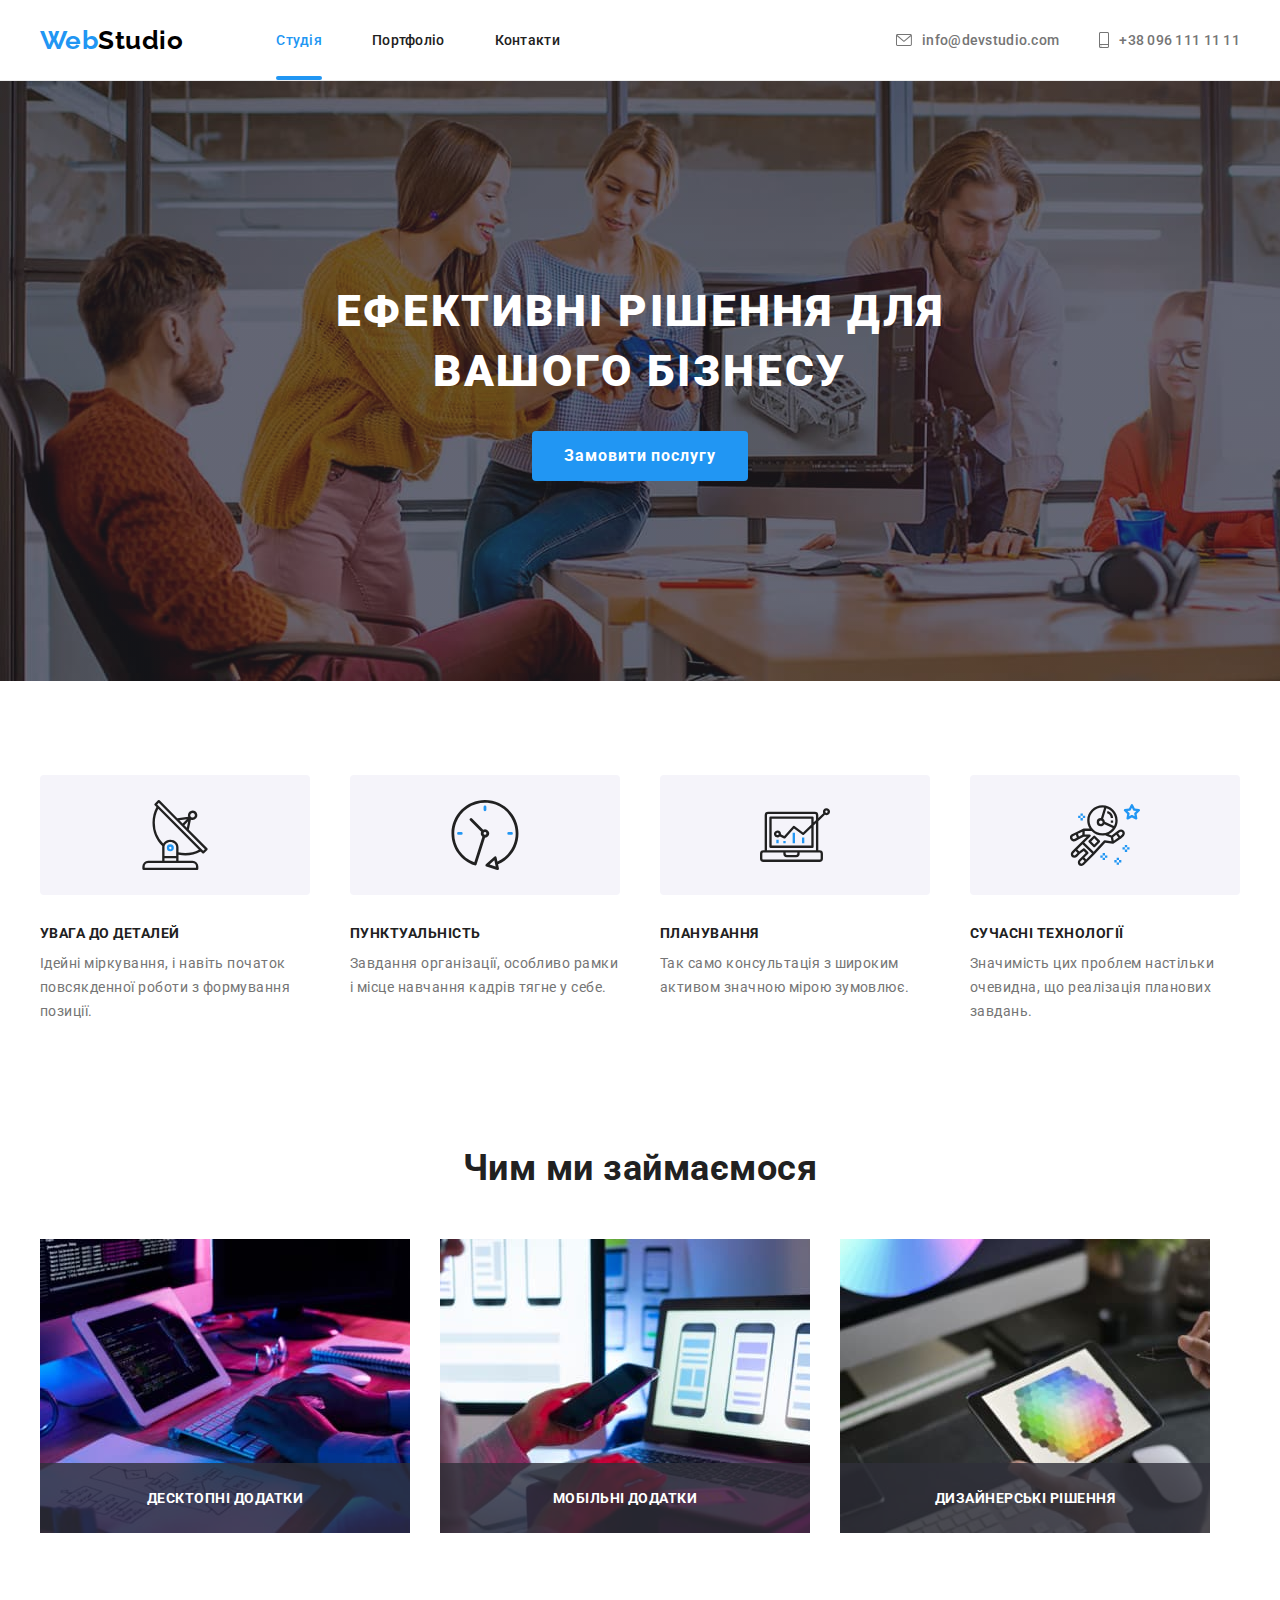
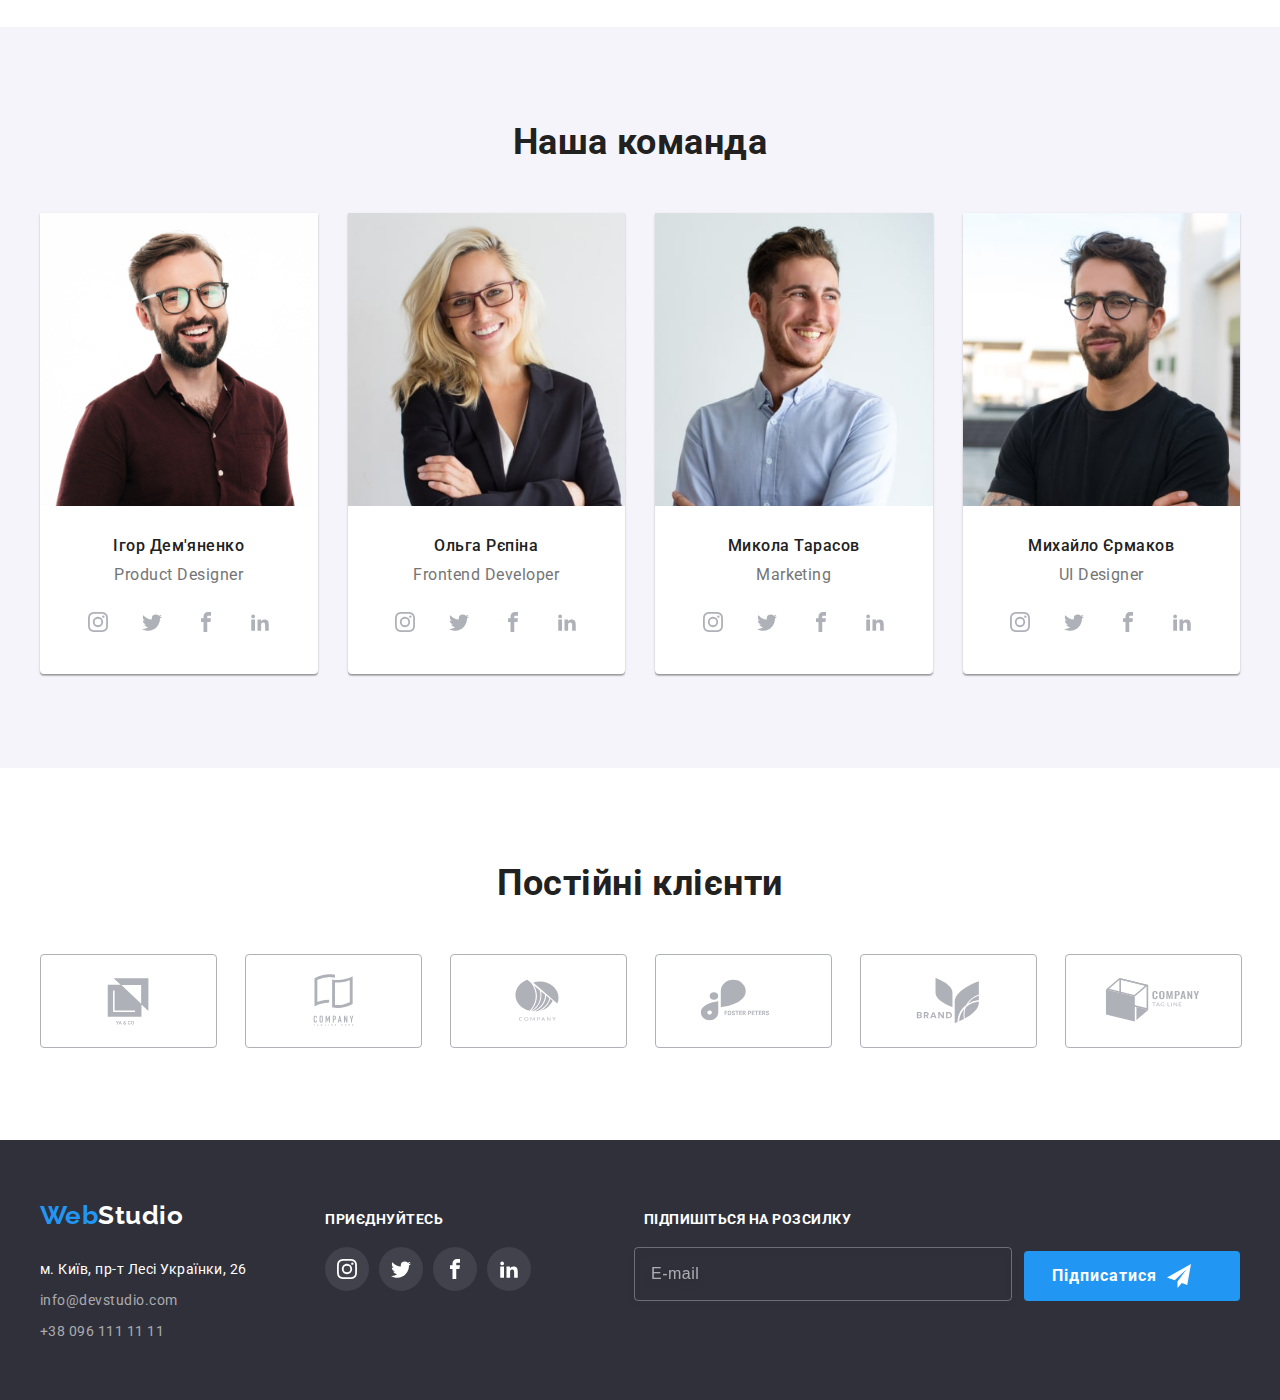
<file: index.html>
<!DOCTYPE html>
<html lang="uk">
  <head>
    <meta charset="UTF-8" />
    <meta http-equiv="X-UA-Compatible" content="IE=edge" />
    <meta name="viewport" content="width=device-width, initial-scale=1.0" />
    <title>Студія</title>
    <link rel="preconnect" href="https://fonts.googleapis.com" />
    <link rel="preconnect" href="https://fonts.gstatic.com" crossorigin />
    <link
      href="https://fonts.googleapis.com/css2?family=Raleway:wght@700&family=Roboto:wght@400;500;700;900&display=swap"
      rel="stylesheet"
    />
    <link
      rel="stylesheet"
      href="https://cdnjs.cloudflare.com/ajax/libs/modern-normalize/1.1.0/modern-normalize.min.css"
      integrity="sha512-wpPYUAdjBVSE4KJnH1VR1HeZfpl1ub8YT/NKx4PuQ5NmX2tKuGu6U/JRp5y+Y8XG2tV+wKQpNHVUX03MfMFn9Q=="
      crossorigin="anonymous"
      referrerpolicy="no-referrer"
    />
    <link rel="stylesheet" href="./css/main.min.css" />
  </head>

  <body>
    <header class="page-header">
      <div class="container page-header__nav">
        <a
          href="./index.html"
          class="logo page-header__logo"
          target="_blank"
          rel="noreferrer noopener"
        >
          <span class="logo__web">Web</span>Studio
        </a>
        <nav class="site-nav">
          <ul class="site-nav__list">
            <li class="site-nav__item">
              <a
                href="./index.html"
                class="site-nav__link site-nav__link--current"
                target="_blank"
                rel="noreferrer noopener"
                >Студія</a
              >
            </li>
            <li class="site-nav__item">
              <a
                href="./portfolio.html"
                class="site-nav__link"
                target="_blank"
                rel="noreferrer noopener"
                >Портфоліо</a
              >
            </li>
            <li class="site-nav__item">
              <a href="#" class="site-nav__link" target="_blank" rel="noreferrer noopener"
                >Контакти</a
              >
            </li>
          </ul>
        </nav>

        <ul class="contacts">
          <li class="contacts__item">
            <a
              href="mailto:info@devstudio.com"
              class="contacts__link"
              target="_blank"
              rel="noreferrer noopener"
            >
              <svg class="contacts__icon envelope" width="16" height="12">
                <use href="./images/icons.svg#icon-envelope"></use>
              </svg>
              info@devstudio.com
            </a>
          </li>
          <li class="contacts__item">
            <a
              href="tel:+380961111111"
              class="contacts__link"
              target="_blank"
              rel="noreferrer noopener"
            >
              <svg class="contacts__icon telephone" width="10" height="16">
                <use href="./images/icons.svg#icon-smartphone"></use>
              </svg>
              +38 096 111 11 11
            </a>
          </li>
        </ul>

        <button class="menu-toggle js-open-menu" aria-expanded="false" aria-controls="mobile-menu">
          <svg width="40" height="40" aria-label="Перемикач мобільного меню">
            <use class="menu-toggle__icon" href="./images/icons.svg#icon-menu"></use>
          </svg>
        </button>
      </div>
    </header>

    <main>
      <section class="hero">
        <div class="container hero-container">
          <h1 class="hero__title">Ефективні рішення для вашого бізнесу</h1>
          <button type="button" class="btn" data-modal-open>Замовити послугу</button>
        </div>
      </section>

      <section class="section features-section">
        <div class="container">
          <h2 class="section__title visually-hidden">Переваги</h2>
          <ul class="features">
            <li class="features__item">
              <div class="features__box">
                <svg class="features__icon" width="70" height="70">
                  <use href="./images/icons.svg#icon-antenna"></use>
                </svg>
              </div>
              <h3 class="features__title">Увага до деталей</h3>
              <p class="features__text">
                Ідейні міркування, і навіть початок повсякденної роботи з формування позиції.
              </p>
            </li>
            <li class="features__item">
              <div class="features__box">
                <svg class="features__icon" width="70" height="70">
                  <use href="./images/icons.svg#icon-clock"></use>
                </svg>
              </div>
              <h3 class="features__title">Пунктуальність</h3>
              <p class="features__text">
                Завдання організації, особливо рамки і місце навчання кадрів тягне у себе.
              </p>
            </li>
            <li class="features__item">
              <div class="features__box">
                <svg class="features__icon" width="70" height="70">
                  <use href="./images/icons.svg#icon-diagram"></use>
                </svg>
              </div>
              <h3 class="features__title">Планування</h3>
              <p class="features__text">
                Так само консультація з широким активом значною мірою зумовлює.
              </p>
            </li>
            <li class="features__item">
              <div class="features__box">
                <svg class="features__icon" width="70" height="70">
                  <use href="./images/icons.svg#icon-astronaut"></use>
                </svg>
              </div>
              <h3 class="features__title">Сучасні технології</h3>
              <p class="features__text">
                Значимість цих проблем настільки очевидна, що реалізація планових завдань.
              </p>
            </li>
          </ul>
        </div>
      </section>

      <section class="section our-work-section">
        <div class="container">
          <h2 class="section__title">Чим ми займаємося</h2>
          <ul class="our-work">
            <li class="our-work__item">
              <img
                srcset="./images/work1.jpg 1x, ./images/work1@2x.jpg 2x, ./images/work1@3x.jpg 3x"
                src="./images/work1.jpg"
                alt="Написання коду"
                width="370"
                height="294"
              />
              <div class="our-work__description">
                <p class="our-work__title">Десктопні додатки</p>
              </div>
            </li>
            <li class="our-work__item">
              <img
                srcset="./images/work2.jpg 1x, ./images/work2@2x.jpg 2x, ./images/work2@3x.jpg 3x"
                src="./images/work2.jpg"
                alt="Створення дизайну"
                width="370"
                height="294"
              />
              <div class="our-work__description">
                <p class="our-work__title">Мобільні додатки</p>
              </div>
            </li>
            <li class="our-work__item">
              <img
                srcset="./images/work3.jpg 1x, ./images/work3@2x.jpg 2x, ./images/work3@3x.jpg 3x"
                src="./images/work3.jpg"
                alt="Вибір кольорів"
                width="370"
                height="294"
              />
              <div class="our-work__description">
                <p class="our-work__title">Дизайнерські рішення</p>
              </div>
            </li>
          </ul>
        </div>
      </section>

      <section class="section team-section">
        <div class="container">
          <h2 class="section__title">Наша команда</h2>
          <ul class="workers">
            <li class="workers__item">
              <picture>
                <source
                  srcset="
                    ./images/igor-mob.jpg    1x,
                    ./images/igor-mob@2x.jpg 2x,
                    ./images/igor-mob@3x.jpg 3x
                  "
                  media="(max-width: 767px)"
                />
                <source
                  srcset="
                    ./images/igor-tab.jpg    1x,
                    ./images/igor-tab@2x.jpg 2x,
                    ./images/igor-tab@3x.jpg 3x
                  "
                  media="(min-width: 768px)"
                />
                <source
                  srcset="./images/igor.jpg 1x, ./images/igor@2x.jpg 2x, ./images/igor@3x.jpg 3x"
                  media="(min-width: 1200px)"
                />
                <img
                  class="workers__img"
                  src="./images/igor-mob.jpg"
                  alt="Перший працівник посміхається"
                  width="270"
                  height="260"
                />
              </picture>

              <div class="workers__information">
                <h3 class="workers__title">Ігор Дем'яненко</h3>
                <p class="workers__position">Product Designer</p>
                <ul class="socials">
                  <li class="socials__item">
                    <a class="socials__link" href="#" target="_blank" rel="noreferrer noopener">
                      <svg class="socials__icon" width="20" height="20">
                        <use href="./images/icons.svg#icon-instagram"></use>
                      </svg>
                    </a>
                  </li>
                  <li class="socials__item">
                    <a class="socials__link" href="#" target="_blank" rel="noreferrer noopener">
                      <svg class="socials__icon" width="20" height="20">
                        <use href="./images/icons.svg#icon-twitter"></use>
                      </svg>
                    </a>
                  </li>
                  <li class="socials__item">
                    <a class="socials__link" href="#" target="_blank" rel="noreferrer noopener">
                      <svg class="socials__icon" width="20" height="20">
                        <use href="./images/icons.svg#icon-facebook"></use>
                      </svg>
                    </a>
                  </li>
                  <li class="socials__item">
                    <a class="socials__link" href="#" target="_blank" rel="noreferrer noopener">
                      <svg class="socials__icon" width="20" height="20">
                        <use href="./images/icons.svg#icon-linkedin"></use>
                      </svg>
                    </a>
                  </li>
                </ul>
              </div>
            </li>
            <li class="workers__item">
              <picture>
                <source
                  srcset="
                    ./images/olga-mob.jpg    1x,
                    ./images/olga-mob@2x.jpg 2x,
                    ./images/olga-mob@3x.jpg 3x
                  "
                  media="(max-width: 767px)"
                />
                <source
                  srcset="
                    ./images/olga-tab.jpg    1x,
                    ./images/olga-tab@2x.jpg 2x,
                    ./images/olga-tab@3x.jpg 3x
                  "
                  media="(min-width: 768px)"
                />
                <source
                  srcset="./images/olga.jpg 1x, ./images/olga@2x.jpg 2x, ./images/olga@3x.jpg 3x"
                  media="(min-width: 1200px)"
                />
                <img
                  class="workers__img"
                  src="./images/olga-mob.jpg"
                  alt="Другий працівник посміхається"
                  width="270"
                  height="260"
                />
              </picture>

              <div class="workers__information">
                <h3 class="workers__title">Ольга Рєпіна</h3>
                <p class="workers__position">Frontend Developer</p>
                <ul class="socials">
                  <li class="socials__item">
                    <a class="socials__link" href="#" target="_blank" rel="noreferrer noopener">
                      <svg class="socials__icon" width="20" height="20">
                        <use href="./images/icons.svg#icon-instagram"></use>
                      </svg>
                    </a>
                  </li>
                  <li class="socials__item">
                    <a class="socials__link" href="#" target="_blank" rel="noreferrer noopener">
                      <svg class="socials__icon" width="20" height="20">
                        <use href="./images/icons.svg#icon-twitter"></use>
                      </svg>
                    </a>
                  </li>
                  <li class="socials__item">
                    <a class="socials__link" href="#" target="_blank" rel="noreferrer noopener">
                      <svg class="socials__icon" width="20" height="20">
                        <use href="./images/icons.svg#icon-facebook"></use>
                      </svg>
                    </a>
                  </li>
                  <li class="socials__item">
                    <a class="socials__link" href="#" target="_blank" rel="noreferrer noopener">
                      <svg class="socials__icon" width="20" height="20">
                        <use href="./images/icons.svg#icon-linkedin"></use>
                      </svg>
                    </a>
                  </li>
                </ul>
              </div>
            </li>
            <li class="workers__item">
              <picture>
                <source
                  srcset="
                    ./images/mykola-mob.jpg    1x,
                    ./images/mykola-mob@2x.jpg 2x,
                    ./images/mykola-mob@3x.jpg 3x
                  "
                  media="(max-width: 767px)"
                />
                <source
                  srcset="
                    ./images/mykola-tab.jpg    1x,
                    ./images/mykola-tab@2x.jpg 2x,
                    ./images/mykola-tab@3x.jpg 3x
                  "
                  media="(min-width: 768px)"
                />
                <source
                  srcset="
                    ./images/mykola.jpg    1x,
                    ./images/mykola@2x.jpg 2x,
                    ./images/mykola@3x.jpg 3x
                  "
                  media="(min-width: 1200px)"
                />
                <img
                  class="workers__img"
                  src="./images/mykola-mob.jpg"
                  alt="Третій працівник посміхається"
                  width="270"
                  height="260"
                />
              </picture>

              <div class="workers__information">
                <h3 class="workers__title">Микола Тарасов</h3>
                <p class="workers__position">Marketing</p>
                <ul class="socials">
                  <li class="socials__item">
                    <a class="socials__link" href="#" target="_blank" rel="noreferrer noopener">
                      <svg class="socials__icon" width="20" height="20">
                        <use href="./images/icons.svg#icon-instagram"></use>
                      </svg>
                    </a>
                  </li>
                  <li class="socials__item">
                    <a class="socials__link" href="#" target="_blank" rel="noreferrer noopener">
                      <svg class="socials__icon" width="20" height="20">
                        <use href="./images/icons.svg#icon-twitter"></use>
                      </svg>
                    </a>
                  </li>
                  <li class="socials__item">
                    <a class="socials__link" href="#" target="_blank" rel="noreferrer noopener">
                      <svg class="socials__icon" width="20" height="20">
                        <use href="./images/icons.svg#icon-facebook"></use>
                      </svg>
                    </a>
                  </li>
                  <li class="socials__item">
                    <a class="socials__link" href="#" target="_blank" rel="noreferrer noopener">
                      <svg class="socials__icon" width="20" height="20">
                        <use href="./images/icons.svg#icon-linkedin"></use>
                      </svg>
                    </a>
                  </li>
                </ul>
              </div>
            </li>

            <li class="workers__item">
              <picture>
                <source
                  srcset="
                    ./images/mykhailo-mob.jpg    1x,
                    ./images/mykhailo-mob@2x.jpg 2x,
                    ./images/mykhailo-mob@3x.jpg 3x
                  "
                  media="(max-width: 767px)"
                />
                <source
                  srcset="
                    ./images/mykhailo-tab.jpg    1x,
                    ./images/mykhailo-tab@2x.jpg 2x,
                    ./images/mykhailo-tab@3x.jpg 3x
                  "
                  media="(min-width: 768px)"
                />
                <source
                  srcset="
                    ./images/mykhailo.jpg    1x,
                    ./images/mykhailo@2x.jpg 2x,
                    ./images/mykhailo@3x.jpg 3x
                  "
                  media="(min-width: 1200px)"
                />
                <img
                  class="workers__img"
                  src="./images/mykhailo-mob.jpg"
                  alt="Четвертий працівник посміхається"
                  width="270"
                  height="260"
                />
              </picture>

              <div class="workers__information">
                <h3 class="workers__title">Михайло Єрмаков</h3>
                <p class="workers__position">UI Designer</p>
                <ul class="socials">
                  <li class="socials__item">
                    <a class="socials__link" href="#" target="_blank" rel="noreferrer noopener">
                      <svg class="socials__icon" width="20" height="20">
                        <use href="./images/icons.svg#icon-instagram"></use>
                      </svg>
                    </a>
                  </li>
                  <li class="socials__item">
                    <a class="socials__link" href="#" target="_blank" rel="noreferrer noopener">
                      <svg class="socials__icon" width="20" height="20">
                        <use href="./images/icons.svg#icon-twitter"></use>
                      </svg>
                    </a>
                  </li>
                  <li class="socials__item">
                    <a class="socials__link" href="#" target="_blank" rel="noreferrer noopener">
                      <svg class="socials__icon" width="20" height="20">
                        <use href="./images/icons.svg#icon-facebook"></use>
                      </svg>
                    </a>
                  </li>
                  <li class="socials__item">
                    <a class="socials__link" href="#" target="_blank" rel="noreferrer noopener">
                      <svg class="socials__icon" width="20" height="20">
                        <use href="./images/icons.svg#icon-linkedin"></use>
                      </svg>
                    </a>
                  </li>
                </ul>
              </div>
            </li>
          </ul>
        </div>
      </section>

      <section class="section">
        <div class="container">
          <h2 class="section__title">Постійні клієнти</h2>
          <ul class="clients__list">
            <li class="clients__item">
              <a class="clients__link" href="#" target="_blank" rel="noreferrer noopener">
                <svg class="clients__icon" width="106" height="60">
                  <use href="./images/icons.svg#icon-yaco"></use>
                </svg>
              </a>
            </li>
            <li class="clients__item">
              <a class="clients__link" href="#" target="_blank" rel="noreferrer noopener">
                <svg class="clients__icon" width="106" height="60">
                  <use href="./images/icons.svg#icon-tagline"></use>
                </svg>
              </a>
            </li>
            <li class="clients__item">
              <a class="clients__link" href="#" target="_blank" rel="noreferrer noopener">
                <svg class="clients__icon" width="106" height="60">
                  <use href="./images/icons.svg#icon-company"></use>
                </svg>
              </a>
            </li>
            <li class="clients__item">
              <a class="clients__link" href="#" target="_blank" rel="noreferrer noopener">
                <svg class="clients__icon" width="106" height="60">
                  <use href="./images/icons.svg#icon-foster"></use>
                </svg>
              </a>
            </li>
            <li class="clients__item">
              <a class="clients__link" href="#" target="_blank" rel="noreferrer noopener">
                <svg class="clients__icon" width="106" height="60">
                  <use href="./images/icons.svg#icon-brand"></use>
                </svg>
              </a>
            </li>
            <li class="clients__item">
              <a class="clients__link" href="#" target="_blank" rel="noreferrer noopener">
                <svg class="clients__icon" width="106" height="60">
                  <use href="./images/icons.svg#icon-tag-line"></use>
                </svg>
              </a>
            </li>
          </ul>
        </div>
      </section>
    </main>

    <footer class="page-footer">
      <div class="container footer-container">
        <div class="address-block">
          <a
            href="./index.html"
            class="logo page-footer__logo"
            target="_blank"
            rel="noreferrer noopener"
          >
            <span class="logo__web">Web</span>Studio
          </a>
          <address>
            <ul class="address-block__list">
              <li>
                <a
                  href="https://goo.gl/maps/Lt7ySkNtSUmpowmB8"
                  target="_blank"
                  rel="noreferrer noopener"
                  class="address-block__address"
                  >м. Київ, пр-т Лесі Українки, 26</a
                >
              </li>
              <li>
                <a
                  href="mailto:info@devstudio.com"
                  class="address-block__contact"
                  target="_blank"
                  rel="noreferrer noopener"
                  >info@devstudio.com</a
                >
              </li>
              <li>
                <a
                  href="tel:+380961111111"
                  class="address-block__contact"
                  target="_blank"
                  rel="noreferrer noopener"
                  >+38 096 111 11 11</a
                >
              </li>
            </ul>
          </address>
        </div>
        <div class="social-block">
          <p class="social-block__title">Приєднуйтесь</p>
          <ul class="socials-list">
            <li class="socials-list__item">
              <a class="socials-list__link" href="#" target="_blank" rel="noreferrer noopener">
                <svg class="socials-list__icon" width="20" height="20">
                  <use href="./images/icons.svg#icon-instagram"></use>
                </svg>
              </a>
            </li>
            <li class="socials-list__item">
              <a class="socials-list__link" href="#" target="_blank" rel="noreferrer noopener">
                <svg class="socials-list__icon" width="20" height="20">
                  <use href="./images/icons.svg#icon-twitter"></use>
                </svg>
              </a>
            </li>
            <li class="socials-list__item">
              <a class="socials-list__link" href="#" target="_blank" rel="noreferrer noopener">
                <svg class="socials-list__icon" width="20" height="20">
                  <use href="./images/icons.svg#icon-facebook"></use>
                </svg>
              </a>
            </li>
            <li class="socials-list__item">
              <a class="socials-list__link" href="#" target="_blank" rel="noreferrer noopener">
                <svg class="socials-list__icon" width="20" height="20">
                  <use href="./images/icons.svg#icon-linkedin"></use>
                </svg>
              </a>
            </li>
          </ul>
        </div>
        <div class="sub-block">
          <form class="sub-form">
            <div class="sub-form__box">
              <label class="sub-form__title" for="subscription"> Підпишіться на розсилку </label>
              <input
                type="email"
                placeholder="E-mail"
                name="mail"
                class="sub-form__input"
                required
                id="subscription"
              />
            </div>
            <button type="submit" class="sub-form__button btn">
              Підписатися
              <svg class="sub-form__icon" width="24" height="24">
                <use href="./images/icons.svg#icon-send"></use>
              </svg>
            </button>
          </form>
        </div>
      </div>
    </footer>
    <div class="backdrop is-hidden" data-modal>
      <div class="modal">
        <p class="modal__title">Залиште свої дані, ми вам передзвонимо</p>
        <form class="order-form">
          <div class="wrap">
            <label class="order-form__label" for="name">Ім'я </label>
            <input type="text" name="name" class="order-form__input" required id="name" />
            <svg class="order-form__icon" width="18" height="18">
              <use href="./images/icons.svg#icon-person"></use>
            </svg>
          </div>

          <div class="wrap">
            <label class="order-form__label" for="tel">Телефон </label>
            <input type="tel" name="phone" class="order-form__input" required id="tel" />
            <svg class="order-form__icon" width="18" height="18">
              <use href="./images/icons.svg#icon-tel"></use>
            </svg>
          </div>

          <div class="wrap">
            <label class="order-form__label" for="mail">Пошта </label>
            <input type="email" name="mail" class="order-form__input" required id="mail" />
            <svg class="order-form__icon" width="18" height="18">
              <use href="./images/icons.svg#icon-email"></use>
            </svg>
          </div>

          <div class="wrap text-wrap">
            <label class="order-form__label" for="text">Коментар </label>
            <textarea
              name="comment"
              class="order-form__text"
              placeholder="Введіть текст"
              id="text"
            ></textarea>
          </div>

          <input
            type="checkbox"
            name="agreement"
            value="agreement"
            class="agreement"
            id="policy"
            required
          />
          <label class="agreement__label" for="policy">
            Погоджуюся з розсилкою та приймаю
            <span
              ><a href="#" class="agreement__link" target="_blank" rel="noreferrer noopener"
                >Умови договору</a
              ></span
            >
          </label>

          <button type="submit" class="agreement__button btn">Відправити</button>
        </form>

        <button type="button" class="close-button" data-modal-close>
          <svg class="close-button__icon" width="11" height="11">
            <use href="./images/icons.svg#icon-close"></use>
          </svg>
        </button>
      </div>
    </div>
    <div class="menu js-menu-container" id="mobile-menu">
      <div class="menu__container">
        <button class="menu-toggle js-close-menu">
          <svg width="40" height="40" aria-label="Кнопка закриття мобільного меню">
            <use class="menu-toggle__icon" href="./images/icons.svg#icon-menu-close"></use>
          </svg>
        </button>
        <ul class="menu-links">
          <li lass="menu-links__item">
            <a
              class="menu-links__link"
              href="./index.html"
              target="_blank"
              rel="noopener noreferrer"
              >Студія</a
            >
          </li>
          <li lass="menu-links__item">
            <a
              class="menu-links__link"
              href="./portfolio.html"
              target="_blank"
              rel="noreferrer noopener"
              >Портфоліо</a
            >
          </li>
          <li lass="menu-links__item">
            <a class="menu-links__link" href="#" target="_blank" rel="noreferrer noopener"
              >Контакти</a
            >
          </li>
        </ul>

        <ul class="menu-contacts">
          <li class="menu-contacts__item">
            <a
              href="mailto:info@devstudio.com"
              class="menu-contacts__link--address"
              target="_blank"
              rel="noreferrer noopener"
              >info@devstudio.com
            </a>
          </li>
          <li class="menu-contacts__item">
            <a
              href="tel:+380961111111"
              class="menu-contacts__link--phone-number"
              target="_blank"
              rel="noreferrer noopener"
              >+38 096 111 11 11
            </a>
          </li>
        </ul>

        <ul class="menu-socials">
          <li class="menu-socials__item">
            <a class="menu-socials__link" href="#" target="_blank" rel="noreferrer noopener"
              >Instagram</a
            >
          </li>
          <li class="menu-socials__item">
            <a class="menu-socials__link" href="#" target="_blank" rel="noreferrer noopener"
              >Twitter</a
            >
          </li>
          <li class="menu-socials__item">
            <a class="menu-socials__link" href="#" target="_blank" rel="noreferrer noopener"
              >Facebook</a
            >
          </li>
          <li class="menu-socials__item">
            <a class="menu-socials__link" href="#" target="_blank" rel="noreferrer noopener"
              >LinkedIn</a
            >
          </li>
        </ul>
      </div>
    </div>
    <script src="./js/modal.js"></script>
    <script src="./js/mobile-menu.js"></script>
  </body>
</html>
</file>
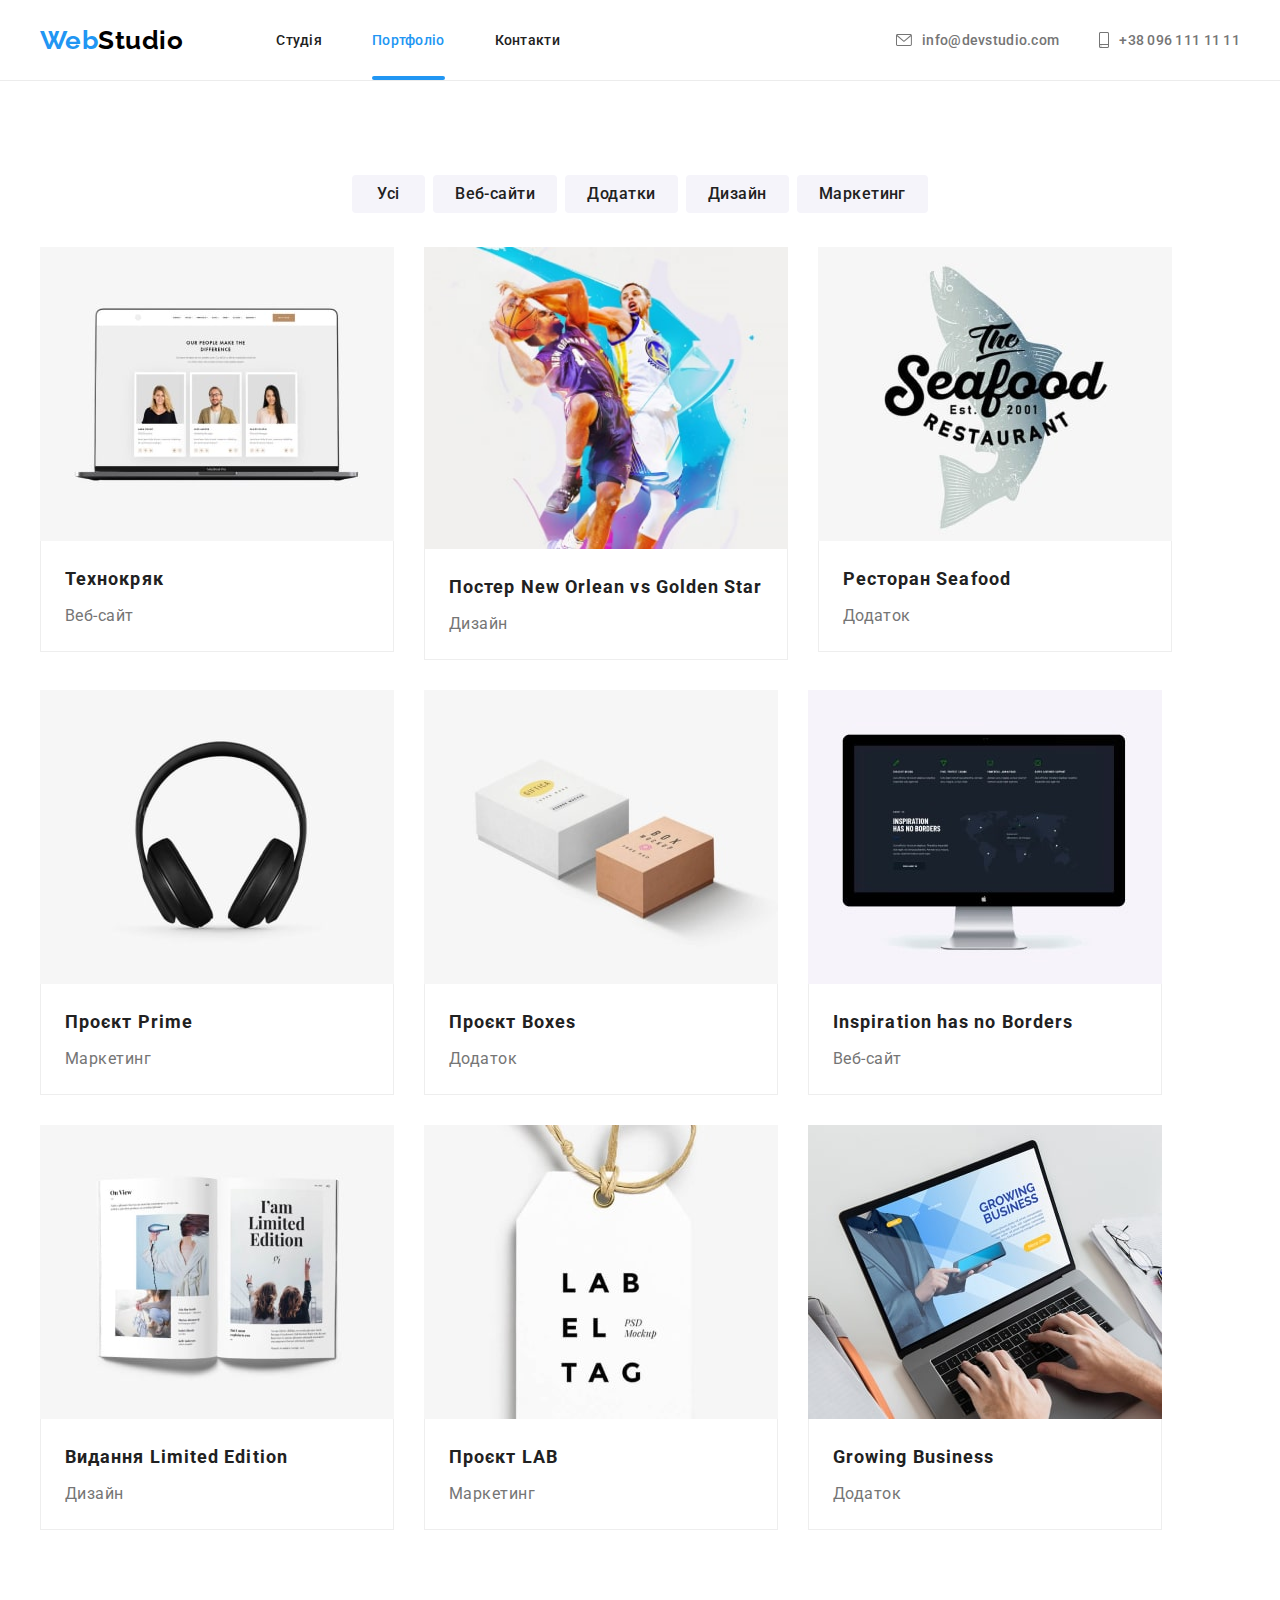
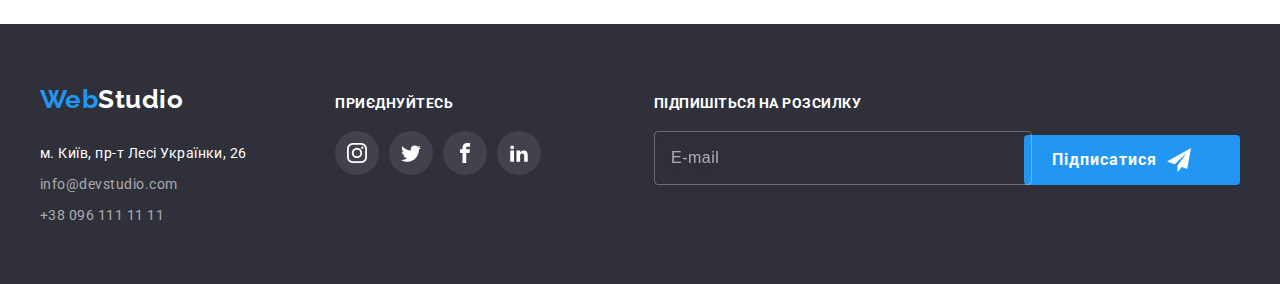
<file: portfolio.html>
<!DOCTYPE html>
<html lang="uk">
  <head>
    <meta charset="UTF-8" />
    <meta http-equiv="X-UA-Compatible" content="IE=edge" />
    <meta name="viewport" content="width=device-width, initial-scale=1.0" />
    <title>Портфоліо</title>
    <link rel="preconnect" href="https://fonts.googleapis.com" />
    <link rel="preconnect" href="https://fonts.gstatic.com" crossorigin />
    <link
      href="https://fonts.googleapis.com/css2?family=Raleway:wght@700&family=Roboto:wght@400;500;700;900&display=swap"
      rel="stylesheet"
    />
    <link
      rel="stylesheet"
      href="https://cdnjs.cloudflare.com/ajax/libs/modern-normalize/1.1.0/modern-normalize.min.css"
      integrity="sha512-wpPYUAdjBVSE4KJnH1VR1HeZfpl1ub8YT/NKx4PuQ5NmX2tKuGu6U/JRp5y+Y8XG2tV+wKQpNHVUX03MfMFn9Q=="
      crossorigin="anonymous"
      referrerpolicy="no-referrer"
    />
    <link rel="stylesheet" href="./css/main.min.css" />
  </head>

  <body>
    <header class="page-header">
      <div class="container page-header__nav">
        <a href="./index.html" class="logo page-header__logo"> <span class="logo__web">Web</span>Studio </a>
        <nav class="site-nav">
          <ul class="site-nav__list">
            <li class="site-nav__item"><a href="./index.html" class="site-nav__link">Студія</a></li>
            <li class="site-nav__item"><a href="./portfolio.html" class="site-nav__link site-nav__link--current">Портфоліо</a></li>
            <li class="site-nav__item"><a href="#" class="site-nav__link">Контакти</a></li>
          </ul>
        </nav>

        <ul class="contacts">
          <li class="contacts__item">
            <a href="mailto:info@devstudio.com" class="contacts__link">
              <svg class="contacts__icon" width="16" height="12">
                <use href="./images/icons.svg#icon-envelope"></use>
              </svg>
              info@devstudio.com
            </a>
          </li>
          <li class="contacts__item">
            <a href="tel:+380961111111" class="contacts__link">
              <svg class="contacts__icon" width="10" height="16">
                <use href="./images/icons.svg#icon-smartphone"></use>
              </svg>
              +38 096 111 11 11
            </a>
          </li>
        </ul>
      </div>
    </header>

    <main>
      <section class="section projects-section">
        <div class="container">
          <h1 class="section__title visually-hidden">Наші проєкти</h1>
          <ul class="filters">
            <li class="filters__item">
              <button type="button" class="filters__button">Усі</button>
            </li>
            <li class="filters__item">
              <button type="button" class="filters__button">Веб-сайти</button>
            </li>
            <li class="filters__item">
              <button type="button" class="filters__button">Додатки</button>
            </li>
            <li class="filters__item">
              <button type="button" class="filters__button">Дизайн</button>
            </li>
            <li class="filters__item">
              <button type="button" class="filters__button">Маркетинг</button>
            </li>
          </ul>

          <ul class="projects">
            <li>
              <a href="#" class="projects__link" target="_blank" rel="noreferrer noopener">
                <div class="projects__box">
                  <picture>
                    <source
                      srcset="
                        ./images/technocrack-mob.jpg    1x,
                        ./images/technocrack-mob@2x.jpg 2x,
                        ./images/technocrack-mob@3x.jpg 3x
                      "
                      media="(max-width: 767px)"
                    />
                    <source
                      srcset="
                        ./images/technocrack-tab.jpg    1x,
                        ./images/technocrack-tab@2x.jpg 2x,
                        ./images/technocrack-tab@3x.jpg 3x
                      "
                      media="(min-width: 768px)"
                    />
                    <source
                      srcset="
                        ./images/technocrack.jpg    1x,
                        ./images/technocrack@2x.jpg 2x,
                        ./images/technocrack@3x.jpg 3x
                      "
                      media="(min-width: 1200px)"
                    />
                    <img
                      src="./images/technocrack-mob.jpg"
                      alt="Ноутбук з сайтом"
                      width="370"
                      height="294"
                    />
                  </picture>

                  <div class="overlay">
                    <p class="overlay__text">
                      Ресурс пропонує комплексні пропозиції з різним рівнем функціоналу та сервісів.
                      Все це дозволить відвідувачу отримати вичерпні відомості про компанію чи
                      приватну особу.
                    </p>
                  </div>
                </div>
                <div class="projects__description">
                  <h2 class="projects__name">Технокряк</h2>
                  <p class="projects__type">Веб-сайт</p>
                </div>
              </a>
            </li>
            <li>
              <a href="#" class="projects__link" target="_blank" rel="noreferrer noopener">
                <div class="projects__box">
                  <picture>
                    <source
                      srcset="
                        ./images/poster-mob.jpg    1x,
                        ./images/poster-mob@2x.jpg 2x,
                        ./images/poster-mob@3x.jpg 3x
                      "
                      media="(max-width: 767px)"
                    />
                    <source
                      srcset="
                        ./images/poster-tab.jpg    1x,
                        ./images/poster-tab@2x.jpg 2x,
                        ./images/poster-tab@3x.jpg 3x
                      "
                      media="(min-width: 768px)"
                    />
                    <source
                      srcset="
                        ./images/poster.jpg    1x,
                        ./images/poster@2x.jpg 2x,
                        ./images/poster@3x.jpg 3x
                      "
                      media="(min-width: 1200px)"
                    />
                    <img
                      src="./images/poster-mob.jpg"
                      alt="Ноутбук з сайтом"
                      width="370"
                      height="294"
                    />
                  </picture>

                  <div class="overlay">
                    <p class="overlay__text">
                      Ресурс пропонує комплексні пропозиції з різним рівнем функціоналу та сервісів.
                      Все це дозволить відвідувачу отримати вичерпні відомості про компанію чи
                      приватну особу.
                    </p>
                  </div>
                </div>
                <div class="projects__description">
                  <h2 class="projects__name">Постер New Orlean vs Golden Star</h2>
                  <p class="projects__type">Дизайн</p>
                </div>
              </a>
            </li>
            <li>
              <a href="#" class="projects__link" target="_blank" rel="noreferrer noopener">
                <div class="projects__box">
                  <picture>
                    <source
                      srcset="
                        ./images/seafood-mob.jpg    1x,
                        ./images/seafood-mob@2x.jpg 2x,
                        ./images/seafood-mob@3x.jpg 3x
                      "
                      media="(max-width: 767px)"
                    />
                    <source
                      srcset="
                        ./images/seafood-tab.jpg    1x,
                        ./images/seafood-tab@2x.jpg 2x,
                        ./images/seafood-tab@3x.jpg 3x
                      "
                      media="(min-width: 768px)"
                    />
                    <source
                      srcset="
                        ./images/seafood.jpg    1x,
                        ./images/seafood@2x.jpg 2x,
                        ./images/seafood@3x.jpg 3x
                      "
                      media="(min-width: 1200px)"
                    />
                    <img
                      src="./images/seafood-mob.jpg"
                      alt="Ноутбук з сайтом"
                      width="370"
                      height="294"
                    />
                  </picture>

                  <div class="overlay">
                    <p class="overlay__text">
                      Ресурс пропонує комплексні пропозиції з різним рівнем функціоналу та сервісів.
                      Все це дозволить відвідувачу отримати вичерпні відомості про компанію чи
                      приватну особу.
                    </p>
                  </div>
                </div>
                <div class="projects__description">
                  <h2 class="projects__name">Ресторан Seafood</h2>
                  <p class="projects__type">Додаток</p>
                </div>
              </a>
            </li>
            <li>
              <a href="#" class="projects__link" target="_blank" rel="noreferrer noopener">
                <div class="projects__box">
                  <picture>
                    <source
                      srcset="
                        ./images/prime-mob.jpg    1x,
                        ./images/prime-mob@2x.jpg 2x,
                        ./images/prime-mob@3x.jpg 3x
                      "
                      media="(max-width: 767px)"
                    />
                    <source
                      srcset="
                        ./images/prime-tab.jpg    1x,
                        ./images/prime-tab@2x.jpg 2x,
                        ./images/prime-tab@3x.jpg 3x
                      "
                      media="(min-width: 768px)"
                    />
                    <source
                      srcset="
                        ./images/prime.jpg    1x,
                        ./images/prime@2x.jpg 2x,
                        ./images/prime@3x.jpg 3x
                      "
                      media="(min-width: 1200px)"
                    />
                    <img
                      src="./images/prime-mob.jpg"
                      alt="Ноутбук з сайтом"
                      width="370"
                      height="294"
                    />
                  </picture>

                  <div class="overlay">
                    <p class="overlay__text">
                      Ресурс пропонує комплексні пропозиції з різним рівнем функціоналу та сервісів.
                      Все це дозволить відвідувачу отримати вичерпні відомості про компанію чи
                      приватну особу.
                    </p>
                  </div>
                </div>
                <div class="projects__description">
                  <h2 class="projects__name">Проєкт Prime</h2>
                  <p class="projects__type">Маркетинг</p>
                </div>
              </a>
            </li>
            <li>
              <a href="#" class="projects__link" target="_blank" rel="noreferrer noopener">
                <div class="projects__box">
                  <picture>
                    <source
                      srcset="
                        ./images/boxes-mob.jpg    1x,
                        ./images/boxes-mob@2x.jpg 2x,
                        ./images/boxes-mob@3x.jpg 3x
                      "
                      media="(max-width: 767px)"
                    />
                    <source
                      srcset="
                        ./images/boxes-tab.jpg    1x,
                        ./images/boxes-tab@2x.jpg 2x,
                        ./images/boxes-tab@3x.jpg 3x
                      "
                      media="(min-width: 768px)"
                    />
                    <source
                      srcset="
                        ./images/boxes.jpg    1x,
                        ./images/boxes@2x.jpg 2x,
                        ./images/boxes@3x.jpg 3x
                      "
                      media="(min-width: 1200px)"
                    />
                    <img
                      src="./images/boxes-mob.jpg"
                      alt="Ноутбук з сайтом"
                      width="370"
                      height="294"
                    />
                  </picture>

                  <div class="overlay">
                    <p class="overlay__text">
                      Ресурс пропонує комплексні пропозиції з різним рівнем функціоналу та сервісів.
                      Все це дозволить відвідувачу отримати вичерпні відомості про компанію чи
                      приватну особу.
                    </p>
                  </div>
                </div>
                <div class="projects__description">
                  <h2 class="projects__name">Проєкт Boxes</h2>
                  <p class="projects__type">Додаток</p>
                </div>
              </a>
            </li>
            <li>
              <a href="#" class="projects__link" target="_blank" rel="noreferrer noopener">
                <div class="projects__box">
                  <picture>
                    <source
                      srcset="
                        ./images/inspiration-mob.jpg    1x,
                        ./images/inspiration-mob@2x.jpg 2x,
                        ./images/inspiration-mob@3x.jpg 3x
                      "
                      media="(max-width: 767px)"
                    />
                    <source
                      srcset="
                        ./images/inspiration-tab.jpg    1x,
                        ./images/inspiration-tab@2x.jpg 2x,
                        ./images/inspiration-tab@3x.jpg 3x
                      "
                      media="(min-width: 768px)"
                    />
                    <source
                      srcset="
                        ./images/inspiration.jpg    1x,
                        ./images/inspiration@2x.jpg 2x,
                        ./images/inspiration@3x.jpg 3x
                      "
                      media="(min-width: 1200px)"
                    />
                    <img
                      src="./images/inspiration-mob.jpg"
                      alt="Ноутбук з сайтом"
                      width="370"
                      height="294"
                    />
                  </picture>

                  <div class="overlay">
                    <p class="overlay__text">
                      Ресурс пропонує комплексні пропозиції з різним рівнем функціоналу та сервісів.
                      Все це дозволить відвідувачу отримати вичерпні відомості про компанію чи
                      приватну особу.
                    </p>
                  </div>
                </div>
                <div class="projects__description">
                  <h2 class="projects__name">Inspiration has no Borders</h2>
                  <p class="projects__type">Веб-сайт</p>
                </div>
              </a>
            </li>
            <li>
              <a href="#" class="projects__link" target="_blank" rel="noreferrer noopener">
                <div class="projects__box">
                  <picture>
                    <source
                      srcset="
                        ./images/limitededition-mob.jpg    1x,
                        ./images/limitededition-mob@2x.jpg 2x,
                        ./images/limitededition-mob@3x.jpg 3x
                      "
                      media="(max-width: 767px)"
                    />
                    <source
                      srcset="
                        ./images/limitededition-tab.jpg    1x,
                        ./images/limitededition-tab@2x.jpg 2x,
                        ./images/limitededition-tab@3x.jpg 3x
                      "
                      media="(min-width: 768px)"
                    />
                    <source
                      srcset="
                        ./images/limitededition.jpg    1x,
                        ./images/limitededition@2x.jpg 2x,
                        ./images/limitededition@3x.jpg 3x
                      "
                      media="(min-width: 1200px)"
                    />
                    <img
                      src="./images/limitededition-mob.jpg"
                      alt="Ноутбук з сайтом"
                      width="370"
                      height="294"
                    />
                  </picture>

                  <div class="overlay">
                    <p class="overlay__text">
                      Ресурс пропонує комплексні пропозиції з різним рівнем функціоналу та сервісів.
                      Все це дозволить відвідувачу отримати вичерпні відомості про компанію чи
                      приватну особу.
                    </p>
                  </div>
                </div>
                <div class="projects__description">
                  <h2 class="projects__name">Видання Limited Edition</h2>
                  <p class="projects__type">Дизайн</p>
                </div>
              </a>
            </li>
            <li>
              <a href="#" class="projects__link" target="_blank" rel="noreferrer noopener">
                <div class="projects__box">
                  <picture>
                    <source
                      srcset="
                        ./images/lab-mob.jpg    1x,
                        ./images/lab-mob@2x.jpg 2x,
                        ./images/lab-mob@3x.jpg 3x
                      "
                      media="(max-width: 767px)"
                    />
                    <source
                      srcset="
                        ./images/lab-tab.jpg    1x,
                        ./images/lab-tab@2x.jpg 2x,
                        ./images/lab-tab@3x.jpg 3x
                      "
                      media="(min-width: 768px)"
                    />
                    <source
                      srcset="./images/lab.jpg 1x, ./images/lab@2x.jpg 2x, ./images/lab@3x.jpg 3x"
                      media="(min-width: 1200px)"
                    />
                    <img
                      src="./images/lab-mob.jpg"
                      alt="Ноутбук з сайтом"
                      width="370"
                      height="294"
                    />
                  </picture>

                  <div class="overlay">
                    <p class="overlay__text">
                      Ресурс пропонує комплексні пропозиції з різним рівнем функціоналу та сервісів.
                      Все це дозволить відвідувачу отримати вичерпні відомості про компанію чи
                      приватну особу.
                    </p>
                  </div>
                </div>
                <div class="projects__description">
                  <h2 class="projects__name">Проєкт LAB</h2>
                  <p class="projects__type">Маркетинг</p>
                </div>
              </a>
            </li>
            <li>
              <a href="#" class="projects__link" target="_blank" rel="noreferrer noopener">
                <div class="projects__box">
                  <picture>
                    <source
                      srcset="
                        ./images/business-mob.jpg    1x,
                        ./images/business-mob@2x.jpg 2x,
                        ./images/business-mob@3x.jpg 3x
                      "
                      media="(max-width: 767px)"
                    />
                    <source
                      srcset="
                        ./images/business-tab.jpg    1x,
                        ./images/business-tab@2x.jpg 2x,
                        ./images/business-tab@3x.jpg 3x
                      "
                      media="(min-width: 768px)"
                    />
                    <source
                      srcset="
                        ./images/business.jpg    1x,
                        ./images/business@2x.jpg 2x,
                        ./images/business@3x.jpg 3x
                      "
                      media="(min-width: 1200px)"
                    />
                    <img
                      src="./images/business-mob.jpg"
                      alt="Ноутбук з сайтом"
                      width="370"
                      height="294"
                    />
                  </picture>

                  <div class="overlay">
                    <p class="overlay__text">
                      Ресурс пропонує комплексні пропозиції з різним рівнем функціоналу та сервісів.
                      Все це дозволить відвідувачу отримати вичерпні відомості про компанію чи
                      приватну особу.
                    </p>
                  </div>
                </div>
                <div class="projects__description">
                  <h2 class="projects__name">Growing Business</h2>
                  <p class="projects__type">Додаток</p>
                </div>
              </a>
            </li>
          </ul>
        </div>
      </section>
    </main>

    <footer class="page-footer">
      <div class="container footer-container">
        <div class="address-block">
          <a href="./index.html" class="logo page-footer__logo"> <span class="logo__web">Web</span>Studio </a>
          <address>
            <ul class="address-block__list">
              <li>
                <a
                  href="https://goo.gl/maps/Lt7ySkNtSUmpowmB8"
                  target="_blank"
                  rel="noreferrer noopener"
                  class="address-block__address"
                  >м. Київ, пр-т Лесі Українки, 26</a
                >
              </li>
              <li>
                <a href="mailto:info@devstudio.com" class="address-block__contact"
                  >info@devstudio.com</a
                >
              </li>
              <li>
                <a href="tel:+380961111111" class="address-block__contact">+38 096 111 11 11</a>
              </li>
            </ul>
          </address>
        </div>
        <div class="social-block">
          <p class="social-block__title">Приєднуйтесь</p>
          <ul class="socials-list">
            <li class="socials-list__item">
              <a class="socials-list__link" href="#" target="_blank" rel="noreferrer noopener">
                <svg class="socials-list__icon" width="20" height="20">
                  <use href="./images/icons.svg#icon-instagram"></use>
                </svg>
              </a>
            </li>
            <li class="socials-list__item">
              <a class="socials-list__link" href="#" target="_blank" rel="noreferrer noopener">
                <svg class="socials-list__icon" width="20" height="20">
                  <use href="./images/icons.svg#icon-twitter"></use>
                </svg>
              </a>
            </li>
            <li class="socials-list__item">
              <a class="socials-list__link" href="#" target="_blank" rel="noreferrer noopener">
                <svg class="socials-list__icon" width="20" height="20">
                  <use href="./images/icons.svg#icon-facebook"></use>
                </svg>
              </a>
            </li>
            <li class="socials-list__item">
              <a class="socials-list__link" href="#" target="_blank" rel="noreferrer noopener">
                <svg class="socials-list__icon" width="20" height="20">
                  <use href="./images/icons.svg#icon-linkedin"></use>
                </svg>
              </a>
            </li>
          </ul>
        </div>

        <div class="sub-block">
          <form class="sub-form">
            <label class="sub-form__title" for="subscription">
              Підпишіться на розсилку
              <input
                type="email"
                placeholder="E-mail"
                name="mail"
                class="sub-form__input"
                required
                id="subscription"
              />
            </label>
            <button type="submit" class="sub-form__button btn">
              Підписатися
              <svg class="sub-form__icon" width="24" height="24">
                <use href="./images/icons.svg#icon-send"></use>
              </svg>
            </button>
          </form>
        </div>
      </div>
    </footer>
  </body>
</html>
</file>
<file: css/main.min.css>
.visually-hidden{position:absolute;width:1px;height:1px;margin:-1px;padding:0;border:0;white-space:nowrap;-webkit-clip-path:inset(100%);clip-path:inset(100%);clip:rect(0 0 0 0);overflow:hidden}.socials-list,.socials{display:-webkit-box;display:-ms-flexbox;display:flex;-webkit-box-pack:center;-ms-flex-pack:center;justify-content:center;gap:10px}.socials-list__item,.socials__item{width:44px;height:44px}.socials-list__link,.socials__link{display:-webkit-box;display:-ms-flexbox;display:flex;width:100%;height:100%;-webkit-box-align:center;-ms-flex-align:center;align-items:center;-webkit-box-pack:center;-ms-flex-pack:center;justify-content:center;background-color:rgba(0,0,0,0);border-radius:50%;-webkit-transition-property:background-color;transition-property:background-color;-webkit-transition-duration:250ms;transition-duration:250ms;-webkit-transition-timing-function:cubic-bezier(0.4, 0, 0.2, 1);transition-timing-function:cubic-bezier(0.4, 0, 0.2, 1)}.socials-list__link:hover,.socials__link:hover,.socials-list__link:focus,.socials__link:focus{background-color:#2196f3}.socials-list__link:hover .socials__icon,.socials__link:hover .socials__icon,.socials-list__link:focus .socials__icon,.socials__link:focus .socials__icon{fill:#fff}.socials__icon{fill:#afb1b8;-webkit-transition-property:fill;transition-property:fill;-webkit-transition-duration:250ms;transition-duration:250ms;-webkit-transition-timing-function:cubic-bezier(0.4, 0, 0.2, 1);transition-timing-function:cubic-bezier(0.4, 0, 0.2, 1)}h1,h2,h3,h4,h5,h6,p{margin:0}button{cursor:pointer}ul{margin:0;padding:0}img{display:block;max-width:100%;height:auto;width:100%}li{list-style:none}a{text-decoration:none}body{margin:0;font-family:"Roboto",sans-serif;font-size:16px;letter-spacing:.03em;color:#757575}.section{padding-top:60px;padding-bottom:60px}.section.features-section{padding-bottom:0}@media screen and (min-width: 1200px){.section{padding-top:94px;padding-bottom:94px}}.section__title{margin-bottom:30px;font-size:28px;line-height:1.1785714286;color:#212121;text-align:center}@media screen and (min-width: 1200px){.section__title{margin-bottom:50px;font-size:36px;line-height:1.1666666667}}.container{margin:0 auto;padding-left:15px;padding-right:15px}@media screen and (min-width: 480px){.container{max-width:480px}}@media screen and (min-width: 768px){.container{max-width:768px}}@media screen and (min-width: 1200px){.container{max-width:1200px}}.page-header__nav{display:-webkit-box;display:-ms-flexbox;display:flex;-webkit-box-pack:justify;-ms-flex-pack:justify;justify-content:space-between}@media screen and (min-width: 768px){.page-header__nav{-webkit-box-align:center;-ms-flex-align:center;align-items:center;-webkit-box-pack:justify;-ms-flex-pack:justify;justify-content:space-between}}.page-header__logo{display:-webkit-box;display:-ms-flexbox;display:flex;padding:16px 0;font-family:"Raleway",sans-serif;font-weight:700;font-size:24px;line-height:1.1666666667;color:#000;text-decoration:none}@media screen and (min-width: 768px){.page-header__logo{padding:26px 0;margin-right:88px}}@media screen and (min-width: 1200px){.page-header__logo{margin-right:93px;padding:24px 0;font-size:26px;line-height:1.1923076923}}.logo__web{color:#2196f3}@media screen and (max-width: 768px){.site-nav__list{display:none}}@media screen and (min-width: 768px){.site-nav__list{display:-webkit-box;display:-ms-flexbox;display:flex;gap:50px}}@media screen and (min-width: 768px){.site-nav__link{position:relative;display:block;padding-top:32px;padding-bottom:32px;font-weight:500;font-size:14px;line-height:1.1428571429;letter-spacing:.02em;color:#212121;-webkit-transition-property:color;transition-property:color;-webkit-transition-duration:250ms;transition-duration:250ms;-webkit-transition-timing-function:cubic-bezier(0.4, 0, 0.2, 1);transition-timing-function:cubic-bezier(0.4, 0, 0.2, 1)}.site-nav__link:hover,.site-nav__link:focus,.site-nav__link--current{color:#2196f3}.site-nav__link--current::after{content:"";position:absolute;bottom:0;display:block;width:100%;height:4px;background-color:#2196f3;border-radius:2px}}.btn{padding:10px 32px;min-width:216px;display:inline-block;font-family:inherit;font-weight:700;font-size:inherit;line-height:1.875;letter-spacing:.06em;color:#fff;background-color:#2196f3;border:none;border-radius:4px;-webkit-transition-property:-webkit-box-shadow;transition-property:-webkit-box-shadow;transition-property:box-shadow;transition-property:box-shadow, -webkit-box-shadow;-webkit-transition-duration:250ms;transition-duration:250ms;-webkit-transition-timing-function:cubic-bezier(0.4, 0, 0.2, 1);transition-timing-function:cubic-bezier(0.4, 0, 0.2, 1)}.btn:hover,.btn:focus{-webkit-box-shadow:0px 4px 4px rgba(0,0,0,.15);box-shadow:0px 4px 4px rgba(0,0,0,.15)}.backdrop{position:fixed;top:0;left:0;width:100%;height:100%;background-color:rgba(0,0,0,.2);-webkit-transition-property:opacity,visibility;transition-property:opacity,visibility;-webkit-transition-duration:250ms;transition-duration:250ms;-webkit-transition-timing-function:cubic-bezier(0.4, 0, 0.2, 1);transition-timing-function:cubic-bezier(0.4, 0, 0.2, 1);padding:93px 15px;overflow-y:scroll}@media screen and (min-width: 768px){.backdrop{padding:207px 159px}}.is-hidden{visibility:hidden;opacity:0;pointer-events:none}.is-hidden .modal{-webkit-transform:translate(-50%, -50%) scale(0.5);transform:translate(-50%, -50%) scale(0.5)}.modal{position:relative;padding:40px;background-color:#fff;background-color:#fff;border-radius:4px;-webkit-transition-property:opacity,-webkit-transform;transition-property:opacity,-webkit-transform;transition-property:transform,opacity;transition-property:transform,opacity,-webkit-transform;-webkit-transition-duration:250ms;transition-duration:250ms;-webkit-transition-timing-function:cubic-bezier(0.4, 0, 0.2, 1);transition-timing-function:cubic-bezier(0.4, 0, 0.2, 1)}@media screen and (min-width: 480px){.modal{position:absolute;top:50%;left:50%;-webkit-transform:translate(-50%, -50%);transform:translate(-50%, -50%);max-width:450px;width:100%;opacity:1;-webkit-transform:translate(-50%, -50%) scale(1);transform:translate(-50%, -50%) scale(1)}}@media screen and (min-width: 1200px){.modal{min-height:581px;min-width:528px}}.close-button{position:absolute;top:8px;right:8px;display:-webkit-box;display:-ms-flexbox;display:flex;-webkit-box-align:center;-ms-flex-align:center;align-items:center;-webkit-box-pack:center;-ms-flex-pack:center;justify-content:center;width:30px;height:30px;background-color:#fff;border-radius:50%;border:1px solid rgba(0,0,0,.1);-webkit-transition-property:fill;transition-property:fill;-webkit-transition-duration:250ms;transition-duration:250ms;-webkit-transition-timing-function:cubic-bezier(0.4, 0, 0.2, 1);transition-timing-function:cubic-bezier(0.4, 0, 0.2, 1)}.close-button:hover,.close-button:focus{fill:#2196f3}.modal__title{margin-bottom:12px;font-weight:700;font-size:20px;line-height:1.5;text-align:center;color:#212121}@media screen and (min-width: 480px){.modal__title{min-width:350px}}@media screen and (min-width: 1200px){.modal__title{max-width:448px;line-height:1.15}}.order-form{display:-webkit-box;display:-ms-flexbox;display:flex;-webkit-box-orient:vertical;-webkit-box-direction:normal;-ms-flex-direction:column;flex-direction:column;-webkit-box-align:center;-ms-flex-align:center;align-items:center}.wrap{width:100%;position:relative;margin-bottom:10px;display:-webkit-box;display:-ms-flexbox;display:flex;-webkit-box-orient:vertical;-webkit-box-direction:normal;-ms-flex-direction:column;flex-direction:column}.wrap.text-wrap{margin-bottom:30px}.order-form__label{font-size:12px;line-height:1.1666666667;letter-spacing:.01em}.order-form__icon{position:absolute;top:65%;left:5%;-webkit-transform:translate(-50%, -50%);transform:translate(-50%, -50%);-webkit-transition-property:fill;transition-property:fill;-webkit-transition-duration:250ms;transition-duration:250ms;-webkit-transition-timing-function:cubic-bezier(0.4, 0, 0.2, 1);transition-timing-function:cubic-bezier(0.4, 0, 0.2, 1)}.order-form__input{padding-left:42px;margin-top:4px;min-width:100%;height:40px;border:1px solid rgba(33,33,33,.2);border-radius:4px;outline:rgba(0,0,0,0);-webkit-transition-property:outline;transition-property:outline;-webkit-transition-duration:250ms;transition-duration:250ms;-webkit-transition-timing-function:cubic-bezier(0.4, 0, 0.2, 1);transition-timing-function:cubic-bezier(0.4, 0, 0.2, 1)}.order-form__input:hover,.order-form__input:focus{outline:1px solid #2196f3}.order-form__input:hover+.order-form__icon,.order-form__input:hover+.order-form__icon,.order-form__input:focus+.order-form__icon,.order-form__input:focus+.order-form__icon{fill:#2196f3}@media screen and (min-width: 480px){.order-form__input{min-width:370px}}@media screen and (min-width: 1200px){.order-form__input{min-width:448px}}.order-form__text{height:120px;width:100%;padding:12px 16px;margin-top:4px;font-size:14px;line-height:1.1428571429;letter-spacing:.01em;color:#212121;border:1px solid rgba(33,33,33,.2);border-radius:4px;outline:rgba(0,0,0,0);-webkit-transition-property:outline;transition-property:outline;-webkit-transition-duration:250ms;transition-duration:250ms;-webkit-transition-timing-function:cubic-bezier(0.4, 0, 0.2, 1);transition-timing-function:cubic-bezier(0.4, 0, 0.2, 1);resize:none}@media screen and (min-width: 480px){.order-form__text{min-width:370px}}@media screen and (min-width: 1200px){.order-form__text{font-size:12px;line-height:1.1666666667;min-width:448px}}.order-form__text::-webkit-input-placeholder{font-size:14px;line-height:1.1428571429;letter-spacing:.01em;color:rgba(117,117,117,.5)}.order-form__text::-moz-placeholder{font-size:14px;line-height:1.1428571429;letter-spacing:.01em;color:rgba(117,117,117,.5)}.order-form__text:-ms-input-placeholder{font-size:14px;line-height:1.1428571429;letter-spacing:.01em;color:rgba(117,117,117,.5)}.order-form__text::-ms-input-placeholder{font-size:14px;line-height:1.1428571429;letter-spacing:.01em;color:rgba(117,117,117,.5)}.order-form__text::placeholder{font-size:14px;line-height:1.1428571429;letter-spacing:.01em;color:rgba(117,117,117,.5)}@media screen and (min-width: 1200px){.order-form__text::-webkit-input-placeholder{font-size:12px;line-height:1.1666666667}.order-form__text::-moz-placeholder{font-size:12px;line-height:1.1666666667}.order-form__text:-ms-input-placeholder{font-size:12px;line-height:1.1666666667}.order-form__text::-ms-input-placeholder{font-size:12px;line-height:1.1666666667}.order-form__text::placeholder{font-size:12px;line-height:1.1666666667}}.order-form__text:hover,.order-form__text:focus{outline:1px solid #2196f3}.agreement__label{display:-webkit-box;display:-ms-flexbox;display:flex;-webkit-box-align:center;-ms-flex-align:center;align-items:center;font-size:12px;line-height:1.1666666667;margin-bottom:30px}@media screen and (min-width: 1200px){.agreement__label{font-size:14px;line-height:1}}.agreement__label::before{margin-right:8px;content:"";width:16px;height:15px;border:2px solid #212121;border-radius:2px}.agreement{-webkit-appearance:none;-moz-appearance:none;appearance:none;-webkit-transition-property:border;transition-property:border;-webkit-transition-duration:250ms;transition-duration:250ms;-webkit-transition-timing-function:cubic-bezier(0.4, 0, 0.2, 1);transition-timing-function:cubic-bezier(0.4, 0, 0.2, 1)}.agreement:focus+.agreement__label::before{border:2px solid #2196f3;border-radius:2px}.agreement:checked+.agreement__label::before{background-image:url(../images/check.svg);background-position:center;background-repeat:no-repeat;border:1px solid #2196f3;border-radius:2px}.agreement__link{margin-left:5px;font-size:12px;line-height:1.1666666667;-webkit-text-decoration-line:underline;text-decoration-line:underline;color:#2196f3;-webkit-transition-property:outline;transition-property:outline;-webkit-transition-duration:250ms;transition-duration:250ms;-webkit-transition-timing-function:cubic-bezier(0.4, 0, 0.2, 1);transition-timing-function:cubic-bezier(0.4, 0, 0.2, 1)}@media screen and (min-width: 1200px){.agreement__link{font-size:14px;line-height:1.7142857143}}.agreement__link:focus{outline:1px solid #2196f3;border-radius:2px}.agreement__button{padding-left:52px;padding-right:52px;display:-webkit-box;display:-ms-flexbox;display:flex;min-width:200px;height:50px}@media screen and (max-width: 768px){.sub-block{width:100%}}.sub-form{display:-webkit-box;display:-ms-flexbox;display:flex;-webkit-box-orient:vertical;-webkit-box-direction:normal;-ms-flex-direction:column;flex-direction:column;gap:20px;-webkit-box-align:center;-ms-flex-align:center;align-items:center}@media screen and (max-width: 768px){.sub-form{width:100%}}@media screen and (min-width: 1200px){.sub-form{display:-webkit-box;display:-ms-flexbox;display:flex;-webkit-box-orient:horizontal;-webkit-box-direction:normal;-ms-flex-direction:row;flex-direction:row;-webkit-box-align:end;-ms-flex-align:end;align-items:flex-end;gap:12px}}.sub-form__box{display:-webkit-box;display:-ms-flexbox;display:flex;-webkit-box-orient:vertical;-webkit-box-direction:normal;-ms-flex-direction:column;flex-direction:column;-webkit-box-align:center;-ms-flex-align:center;align-items:center}@media screen and (max-width: 768px){.sub-form__box{width:100%}}.sub-form__title{width:358px;font-weight:700;font-size:14px;line-height:1.1428571429;text-transform:uppercase;text-align:center;color:#fff}@media screen and (min-width: 1200px){.sub-form__title{text-align:left}}.sub-form__input{padding-left:16px;margin-top:20px;height:50px;font-weight:400;font-size:16px;line-height:1.25;letter-spacing:.03em;color:rgba(255,255,255,.6);background-color:rgba(0,0,0,0);border:1px solid rgba(255,255,255,.3);-webkit-filter:drop-shadow(0px 4px 4px rgba(0, 0, 0, 0.15));filter:drop-shadow(0px 4px 4px rgba(0, 0, 0, 0.15));border-radius:4px;-webkit-transition-property:outline;transition-property:outline;-webkit-transition-duration:250ms;transition-duration:250ms;-webkit-transition-timing-function:cubic-bezier(0.4, 0, 0.2, 1);transition-timing-function:cubic-bezier(0.4, 0, 0.2, 1)}@media screen and (max-width: 480px){.sub-form__input{width:100%}}.sub-form__input:hover,.sub-form__input:focus{outline:1px solid #2196f3}.sub-form__input::-webkit-input-placeholder{line-height:1.25;color:rgba(255,255,255,.6)}.sub-form__input::-moz-placeholder{line-height:1.25;color:rgba(255,255,255,.6)}.sub-form__input:-ms-input-placeholder{line-height:1.25;color:rgba(255,255,255,.6)}.sub-form__input::-ms-input-placeholder{line-height:1.25;color:rgba(255,255,255,.6)}.sub-form__input::placeholder{line-height:1.25;color:rgba(255,255,255,.6)}@media screen and (min-width: 480px){.sub-form__input{min-width:450px}}@media screen and (min-width: 1200px){.sub-form__input{min-width:358px}}.sub-form__button{padding:10px 28px 10px 31px;display:-webkit-box;display:-ms-flexbox;display:flex;-webkit-box-align:center;-ms-flex-align:center;align-items:center;width:200px;height:50px}@media screen and (min-width: 1200px){.sub-form__button{padding:10px 28px}}.sub-form__icon{margin-left:12px;fill:#fff}@media screen and (min-width: 1200px){.sub-form__icon{margin-left:10px}}.menu-toggle__icon{fill:#212121;-webkit-transition-property:fill;transition-property:fill;-webkit-transition-duration:250ms;transition-duration:250ms;-webkit-transition-timing-function:cubic-bezier(0.4, 0, 0.2, 1);transition-timing-function:cubic-bezier(0.4, 0, 0.2, 1)}.menu-toggle{position:absolute;top:0;right:15px;min-height:40px;min-width:40px;padding:10px 0;margin-left:0;background-color:rgba(0,0,0,0);border:none}.menu-toggle:hover .menu-toggle__icon,.menu-toggle:focus .menu-toggle__icon{fill:#2196f3}@media screen and (min-width: 768px){.menu-toggle{display:none}}.menu{position:fixed;top:0;left:0;width:100vw;height:100vh;padding:48px 40px;background-color:#fff;z-index:100;visibility:hidden}.menu__container{padding:0;height:100%;display:-webkit-box;display:-ms-flexbox;display:flex;-webkit-box-orient:vertical;-webkit-box-direction:normal;-ms-flex-direction:column;flex-direction:column;-webkit-box-pack:justify;-ms-flex-pack:justify;justify-content:space-between;overflow:auto}.menu.is-open{visibility:visible}.menu-links{display:-webkit-box;display:-ms-flexbox;display:flex;-webkit-box-orient:vertical;-webkit-box-direction:normal;-ms-flex-direction:column;flex-direction:column;gap:32px}.menu-links__link{font-weight:500;font-size:40px;line-height:1.175;letter-spacing:.02em;color:#212121;-webkit-transition-property:color;transition-property:color;-webkit-transition-duration:250ms;transition-duration:250ms;-webkit-transition-timing-function:cubic-bezier(0.4, 0, 0.2, 1);transition-timing-function:cubic-bezier(0.4, 0, 0.2, 1)}.menu-links__link:hover,.menu-links__link:focus,.menu-links__link--current{color:#2196f3}.menu-contacts{display:-webkit-box;display:-ms-flexbox;display:flex;-webkit-box-orient:vertical;-webkit-box-direction:reverse;-ms-flex-direction:column-reverse;flex-direction:column-reverse;gap:32px}.menu-contacts__link--address,.menu-contacts__link--phone-number{display:-webkit-box;display:-ms-flexbox;display:flex;-webkit-box-align:center;-ms-flex-align:center;align-items:center;font-weight:500;font-size:24px;line-height:1.1666666667;letter-spacing:.02em;color:#757575;-webkit-transition-property:color;transition-property:color;-webkit-transition-duration:250ms;transition-duration:250ms;-webkit-transition-timing-function:cubic-bezier(0.4, 0, 0.2, 1);transition-timing-function:cubic-bezier(0.4, 0, 0.2, 1)}.menu-contacts__link--address:hover,.menu-contacts__link--address:focus,.menu-contacts__link--phone-number:hover,.menu-contacts__link--phone-number:focus{color:#2196f3}.menu-contacts__link--phone-number{font-size:34px;line-height:1.1764705882;color:#2196f3}.menu-socials{max-width:100%;display:-webkit-box;display:-ms-flexbox;display:flex;gap:10px}.menu-socials__item{padding-right:10px;border-right:1px solid rgba(33,33,33,.2)}.menu-socials__item:last-child{padding-right:0;border-right:none}.menu-socials__link{max-width:100%;display:block;font-weight:500;font-size:18px;line-height:1.2222222222;letter-spacing:.02em;color:#2196f3}.page-header{border-bottom:1px solid #ececec}@media screen and (max-width: 768px){.contacts{display:none}}@media screen and (min-width: 768px){.contacts{display:-webkit-box;display:-ms-flexbox;display:flex;-webkit-box-orient:vertical;-webkit-box-direction:normal;-ms-flex-direction:column;flex-direction:column;gap:10px;margin-left:auto;padding:21px 0}}@media screen and (min-width: 1200px){.contacts{-webkit-box-orient:horizontal;-webkit-box-direction:normal;-ms-flex-direction:row;flex-direction:row;gap:40px;padding:32px 0}}@media screen and (min-width: 768px){.contacts__link{display:-webkit-box;display:-ms-flexbox;display:flex;-webkit-box-align:center;-ms-flex-align:center;align-items:center;font-weight:500;font-size:12px;line-height:1.1666666667;letter-spacing:.02em;color:#757575;-webkit-transition-property:color;transition-property:color;-webkit-transition-duration:250ms;transition-duration:250ms;-webkit-transition-timing-function:cubic-bezier(0.4, 0, 0.2, 1);transition-timing-function:cubic-bezier(0.4, 0, 0.2, 1)}.contacts__link:hover,.contacts__link:focus{color:#2196f3}}@media screen and (min-width: 1200px){.contacts__link{font-size:14px;line-height:1.1428571429}}@media screen and (min-width: 768px){.contacts__icon{display:block;margin-right:8px;fill:currentColor}.contacts__icon.envelope{width:14px;height:10px}.contacts__icon.telephone{width:10px;height:14px}}@media screen and (min-width: 1200px){.contacts__icon{margin-right:10px;fill:currentColor}.contacts__icon.envelope{width:16px;height:12px}.contacts__icon.telephone{width:10px;height:16px}}.hero{margin-left:auto;margin-right:auto}.hero-container{max-width:100%;padding-top:118px;padding-bottom:118px;background-color:#2f303a;background-repeat:no-repeat;background-size:cover;text-align:center;background-image:-webkit-gradient(linear, left top, right top, from(rgba(47, 48, 58, 0.4)), to(rgba(47, 48, 58, 0.4))),url(../images/hero-mob.jpg);background-image:linear-gradient(to right, rgba(47, 48, 58, 0.4), rgba(47, 48, 58, 0.4)),url(../images/hero-mob.jpg)}@media(min-device-pixel-ratio: 2),(-webkit-min-device-pixel-ratio: 2),(min-resolution: 192dpi),(min-resolution: 2dppx){.hero-container{background-image:-webkit-gradient(linear, left top, right top, from(rgba(47, 48, 58, 0.4)), to(rgba(47, 48, 58, 0.4))),url(../images/hero-mob@2x.jpg);background-image:linear-gradient(to right, rgba(47, 48, 58, 0.4), rgba(47, 48, 58, 0.4)),url(../images/hero-mob@2x.jpg)}}@media(min-device-pixel-ratio: 3),(-webkit-min-device-pixel-ratio: 3),(min-resolution: 288dpi),(min-resolution: 3dppx){.hero-container{background-image:-webkit-gradient(linear, left top, right top, from(rgba(47, 48, 58, 0.4)), to(rgba(47, 48, 58, 0.4))),url(../images/hero-mob@3x.jpg);background-image:linear-gradient(to right, rgba(47, 48, 58, 0.4), rgba(47, 48, 58, 0.4)),url(../images/hero-mob@3x.jpg)}}@media screen and (min-width: 480px){.hero-container{background-image:-webkit-gradient(linear, left top, right top, from(rgba(47, 48, 58, 0.4)), to(rgba(47, 48, 58, 0.4))),url(../images/hero-tab.jpg);background-image:linear-gradient(to right, rgba(47, 48, 58, 0.4), rgba(47, 48, 58, 0.4)),url(../images/hero-tab.jpg)}}@media screen and (min-width: 480px)and (min-device-pixel-ratio: 2),screen and (min-width: 480px)and (-webkit-min-device-pixel-ratio: 2),screen and (min-width: 480px)and (min-resolution: 192dpi),screen and (min-width: 480px)and (min-resolution: 2dppx){.hero-container{background-image:-webkit-gradient(linear, left top, right top, from(rgba(47, 48, 58, 0.4)), to(rgba(47, 48, 58, 0.4))),url(../images/hero-tab@2x.jpg);background-image:linear-gradient(to right, rgba(47, 48, 58, 0.4), rgba(47, 48, 58, 0.4)),url(../images/hero-tab@2x.jpg)}}@media screen and (min-width: 480px)and (min-device-pixel-ratio: 3),screen and (min-width: 480px)and (-webkit-min-device-pixel-ratio: 3),screen and (min-width: 480px)and (min-resolution: 288dpi),screen and (min-width: 480px)and (min-resolution: 3dppx){.hero-container{background-image:-webkit-gradient(linear, left top, right top, from(rgba(47, 48, 58, 0.4)), to(rgba(47, 48, 58, 0.4))),url(../images/hero-tab@3x.jpg);background-image:linear-gradient(to right, rgba(47, 48, 58, 0.4), rgba(47, 48, 58, 0.4)),url(../images/hero-tab@3x.jpg)}}@media screen and (min-width: 768px){.hero-container{background-image:-webkit-gradient(linear, left top, right top, from(rgba(47, 48, 58, 0.4)), to(rgba(47, 48, 58, 0.4))),url(../images/hero.jpg);background-image:linear-gradient(to right, rgba(47, 48, 58, 0.4), rgba(47, 48, 58, 0.4)),url(../images/hero.jpg)}}@media screen and (min-width: 768px)and (min-device-pixel-ratio: 2),screen and (min-width: 768px)and (-webkit-min-device-pixel-ratio: 2),screen and (min-width: 768px)and (min-resolution: 192dpi),screen and (min-width: 768px)and (min-resolution: 2dppx){.hero-container{background-image:-webkit-gradient(linear, left top, right top, from(rgba(47, 48, 58, 0.4)), to(rgba(47, 48, 58, 0.4))),url(../images/hero@2x.jpg);background-image:linear-gradient(to right, rgba(47, 48, 58, 0.4), rgba(47, 48, 58, 0.4)),url(../images/hero@2x.jpg)}}@media screen and (min-width: 768px)and (min-device-pixel-ratio: 3),screen and (min-width: 768px)and (-webkit-min-device-pixel-ratio: 3),screen and (min-width: 768px)and (min-resolution: 288dpi),screen and (min-width: 768px)and (min-resolution: 3dppx){.hero-container{background-image:-webkit-gradient(linear, left top, right top, from(rgba(47, 48, 58, 0.4)), to(rgba(47, 48, 58, 0.4))),url(../images/hero@3x.jpg);background-image:linear-gradient(to right, rgba(47, 48, 58, 0.4), rgba(47, 48, 58, 0.4)),url(../images/hero@3x.jpg)}}@media screen and (min-width: 1200px){.hero-container{max-width:1600px;padding-top:200px;padding-bottom:200px}}.hero__title{margin-bottom:30px;padding-left:60px;padding-right:60px;font-weight:900;font-size:26px;line-height:1.6153846154;text-align:center;letter-spacing:.06em;text-transform:uppercase;color:#fff}@media screen and (min-width: 768px){.hero__title{padding-left:204px;padding-right:204px}}@media screen and (min-width: 1200px){.hero__title{padding-left:237px;padding-right:237px;font-size:44px;line-height:1.3636363636}}@media screen and (min-width: 768px){.features{display:-webkit-box;display:-ms-flexbox;display:flex;-webkit-box-pack:justify;-ms-flex-pack:justify;justify-content:space-between;-ms-flex-wrap:wrap;flex-wrap:wrap}}@media screen and (min-width: 1200px){.features{-ms-flex-wrap:nowrap;flex-wrap:nowrap}}.features__item{width:100%;margin-bottom:30px}.features__item:last-child{margin-bottom:0}@media screen and (min-width: 768px){.features__item:nth-last-child(-n+2){margin-bottom:0}}@media screen and (min-width: 768px){.features__item{width:calc((100% - 30px)/2)}}@media screen and (min-width: 1200px){.features__item{width:calc((100% - 120px)/4)}}.features__box{display:-webkit-box;display:-ms-flexbox;display:flex;-webkit-box-align:center;-ms-flex-align:center;align-items:center;-webkit-box-pack:center;-ms-flex-pack:center;justify-content:center;padding-top:25px;padding-bottom:25px;margin-bottom:30px;background-color:#f5f4fa;background-size:contain;background-repeat:no-repeat;background-position:center;border-radius:4px}@media screen and (min-width: 768px){.features__box{display:-webkit-box;display:-ms-flexbox;display:flex;-webkit-box-align:center;-ms-flex-align:center;align-items:center;-webkit-box-pack:center;-ms-flex-pack:center;justify-content:center}}.features__title{margin-bottom:10px;font-size:14px;line-height:1.1428571429;text-transform:uppercase;text-align:center;color:#212121}@media screen and (min-width: 768px){.features__title{text-align:left}}.features__text{font-size:14px;line-height:1.7142857143}.our-work-section .section__title{display:none;color:#212121;text-align:center}@media screen and (min-width: 1200px){.our-work-section .section__title{display:block;margin-bottom:50px;font-size:36px;line-height:1.1666666667}}.our-work{display:none}@media screen and (min-width: 1200px){.our-work{display:-webkit-box;display:-ms-flexbox;display:flex;gap:30px}}.our-work__item{position:relative}.our-work__description{position:absolute;bottom:0;width:100%;min-height:70px;background-color:rgba(47,48,58,.8)}.our-work__title{padding-top:27px;padding-bottom:27px;font-weight:700;font-size:14px;line-height:1.1428571429;text-align:center;text-transform:uppercase;color:#fff}.team-section{background-color:#f5f4fa}@media screen and (min-width: 768px){.workers{display:-webkit-box;display:-ms-flexbox;display:flex;-ms-flex-wrap:wrap;flex-wrap:wrap;-webkit-box-pack:center;-ms-flex-pack:center;justify-content:center;gap:30px}}@media screen and (min-width: 1200px){.workers{-webkit-box-pack:justify;-ms-flex-pack:justify;justify-content:space-between;-ms-flex-wrap:nowrap;flex-wrap:nowrap}}.workers__item{background-color:#fff;-webkit-box-shadow:0px 1px 3px rgba(0,0,0,.12),0px 1px 1px rgba(0,0,0,.14),0px 2px 1px rgba(0,0,0,.2);box-shadow:0px 1px 3px rgba(0,0,0,.12),0px 1px 1px rgba(0,0,0,.14),0px 2px 1px rgba(0,0,0,.2);border-radius:0px 0px 4px 4px;margin-bottom:30px}.workers__item:last-child{margin-bottom:0}@media screen and (min-width: 768px){.workers__item:nth-last-child(-n+2){margin-bottom:0}}@media screen and (min-width: 1200px){.workers__item{margin-bottom:0}}.workers__information{padding-top:30px;padding-bottom:24px}@media screen and (min-width: 1200px){.workers__information{padding-bottom:30px}}.workers__title{margin-bottom:10px;font-size:inherit;font-weight:500;line-height:1.1875;text-align:center;color:#212121}.workers__position{margin-bottom:16px;line-height:1.1875;text-align:center}.clients__list{display:-webkit-box;display:-ms-flexbox;display:flex;-webkit-box-pack:center;-ms-flex-pack:center;justify-content:center;-ms-flex-wrap:wrap;flex-wrap:wrap;gap:30px}@media screen and (min-width: 1200px){.clients__list{-ms-flex-wrap:nowrap;flex-wrap:nowrap}}.clients__item{width:calc((100% - 30px)/2);height:92px}@media screen and (min-width: 768px){.clients__item{width:calc((100% - 60px)/3)}}@media screen and (min-width: 1200px){.clients__item{width:calc((100% - 150px)/6)}}.clients__link{display:-webkit-box;display:-ms-flexbox;display:flex;-webkit-box-align:center;-ms-flex-align:center;align-items:center;-webkit-box-pack:center;-ms-flex-pack:center;justify-content:center;width:100%;height:100%;background-color:rgba(0,0,0,0);border:1px solid #afb1b8;border-radius:4px;fill:#afb1b8;-webkit-transition-property:fill,border;transition-property:fill,border;-webkit-transition-duration:250ms;transition-duration:250ms;-webkit-transition-timing-function:cubic-bezier(0.4, 0, 0.2, 1);transition-timing-function:cubic-bezier(0.4, 0, 0.2, 1)}.clients__link:hover,.clients__link:focus{border:1px solid #2196f3;fill:#2196f3}.page-footer{padding-top:60px;padding-bottom:60px;background-color:#2f303a}.footer-container{display:-webkit-box;display:-ms-flexbox;display:flex;-webkit-box-orient:vertical;-webkit-box-direction:normal;-ms-flex-direction:column;flex-direction:column;-webkit-box-align:center;-ms-flex-align:center;align-items:center}@media screen and (min-width: 768px){.footer-container{-ms-flex-wrap:wrap;flex-wrap:wrap;-webkit-box-orient:horizontal;-webkit-box-direction:normal;-ms-flex-direction:row;flex-direction:row;-webkit-box-pack:center;-ms-flex-pack:center;justify-content:center}}@media screen and (min-width: 1200px){.footer-container{-ms-flex-wrap:nowrap;flex-wrap:nowrap;-webkit-box-pack:justify;-ms-flex-pack:justify;justify-content:space-between;-webkit-box-align:baseline;-ms-flex-align:baseline;align-items:baseline}}.address-block{margin-bottom:60px;display:-webkit-box;display:-ms-flexbox;display:flex;-webkit-box-orient:vertical;-webkit-box-direction:normal;-ms-flex-direction:column;flex-direction:column;-webkit-box-align:center;-ms-flex-align:center;align-items:center}@media screen and (min-width: 768px){.address-block{margin-right:165px}}@media screen and (min-width: 1200px){.address-block{margin:0 70px 0 0;-webkit-box-align:normal;-ms-flex-align:normal;align-items:normal}}.page-footer__logo{display:inline-block;margin-bottom:28px;font-family:"Raleway",sans-serif;font-weight:700;font-size:24px;line-height:1.1666666667;color:#fff;text-decoration:none}@media screen and (min-width: 1200px){.page-footer__logo{font-size:26px;line-height:1.1923076923}}.address-block__list{display:-webkit-box;display:-ms-flexbox;display:flex;-webkit-box-orient:vertical;-webkit-box-direction:normal;-ms-flex-direction:column;flex-direction:column;gap:12px;-webkit-box-align:center;-ms-flex-align:center;align-items:center}@media screen and (min-width: 1200px){.address-block__list{-webkit-box-align:normal;-ms-flex-align:normal;align-items:normal}}.address-block__address,.address-block__contact{font-style:normal;font-weight:400;font-size:14px;line-height:1.1428571429;color:#fff;text-decoration:none}.address-block__contact{color:rgba(255,255,255,.6);-webkit-transition-property:color;transition-property:color;-webkit-transition-duration:250ms;transition-duration:250ms;-webkit-transition-timing-function:cubic-bezier(0.4, 0, 0.2, 1);transition-timing-function:cubic-bezier(0.4, 0, 0.2, 1)}.address-block__contact:hover,.address-block__contact:focus{color:#2196f3}.social-block{margin-bottom:60px}@media screen and (min-width: 1200px){.social-block{margin:0 94px 0 0}}.social-block__title{margin-bottom:20px;font-style:normal;font-weight:700;font-size:14px;line-height:1.1428571429;text-transform:uppercase;color:#fff;text-align:center}@media screen and (min-width: 1200px){.social-block__title{text-align:left}}.socials-list__link{background-color:rgba(225,225,225,.1)}.socials-list__icon{fill:#fff}.overlay{position:absolute;top:0;left:0;width:100%;height:100%;background-color:rgba(33,150,243,.9);-webkit-transform:translateY(100%);transform:translateY(100%);-webkit-transition-property:-webkit-transform;transition-property:-webkit-transform;transition-property:transform;transition-property:transform, -webkit-transform;-webkit-transition-duration:250ms;transition-duration:250ms;-webkit-transition-timing-function:cubic-bezier(0.4, 0, 0.2, 1);transition-timing-function:cubic-bezier(0.4, 0, 0.2, 1)}.overlay__text{padding-top:63px;padding-bottom:63px;padding-right:24px;padding-left:24px;font-weight:400;font-size:18px;line-height:1.56;color:#fff}.filters{display:-webkit-box;display:-ms-flexbox;display:flex;-webkit-box-pack:center;-ms-flex-pack:center;justify-content:center;margin-bottom:34px}.filters .filters__item+.filters__item{margin-left:8px}.filters__button{display:inline-block;min-width:73px;padding-top:6px;padding-bottom:6px;padding-left:22px;padding-right:22px;font-family:inherit;font-weight:500;font-size:inherit;line-height:1.62;letter-spacing:inherit;color:#212121;background-color:#f5f4fa;border-style:none;border-radius:4px;-webkit-transition-property:color,background-color,border-radius,-webkit-box-shadow;transition-property:color,background-color,border-radius,-webkit-box-shadow;transition-property:color,background-color,box-shadow,border-radius;transition-property:color,background-color,box-shadow,border-radius,-webkit-box-shadow;-webkit-transition-duration:250ms;transition-duration:250ms;-webkit-transition-timing-function:cubic-bezier(0.4, 0, 0.2, 1);transition-timing-function:cubic-bezier(0.4, 0, 0.2, 1)}.filters__button:hover,.filters__button:focus{color:#fff;background-color:#2196f3;-webkit-box-shadow:0 3px 1px rgba(0,0,0,.1),0 1px 2px rgba(0,0,0,.08),0 2px 2px rgba(0,0,0,.12);box-shadow:0 3px 1px rgba(0,0,0,.1),0 1px 2px rgba(0,0,0,.08),0 2px 2px rgba(0,0,0,.12);border-radius:4px}.projects{display:-webkit-box;display:-ms-flexbox;display:flex;-ms-flex-wrap:wrap;flex-wrap:wrap;gap:30px}.projects__link{-webkit-transition-property:-webkit-box-shadow;transition-property:-webkit-box-shadow;transition-property:box-shadow;transition-property:box-shadow, -webkit-box-shadow;-webkit-transition-duration:250ms;transition-duration:250ms;-webkit-transition-timing-function:cubic-bezier(0.4, 0, 0.2, 1);transition-timing-function:cubic-bezier(0.4, 0, 0.2, 1)}.projects__link:hover,.projects__link:focus{display:inline-block;-webkit-box-shadow:0 1px 1px rgba(0,0,0,.12),0 4px 4px rgba(0,0,0,.06),1px 4px 6px rgba(0,0,0,.16);box-shadow:0 1px 1px rgba(0,0,0,.12),0 4px 4px rgba(0,0,0,.06),1px 4px 6px rgba(0,0,0,.16)}.projects__link:hover .overlay,.projects__link:focus .overlay{-webkit-transform:translateY(0);transform:translateY(0)}.projects__box{position:relative;overflow:hidden}.projects__description{padding:20px 24px;border-bottom:1px solid #eee;border-right:1px solid #eee;border-left:1px solid #eee}.projects__name{color:#212121;margin-bottom:4px;font-size:18px;line-height:2;letter-spacing:.06em}.projects__type{line-height:1.88;color:#757575}/*# sourceMappingURL=main.min.css.map */
</file>
